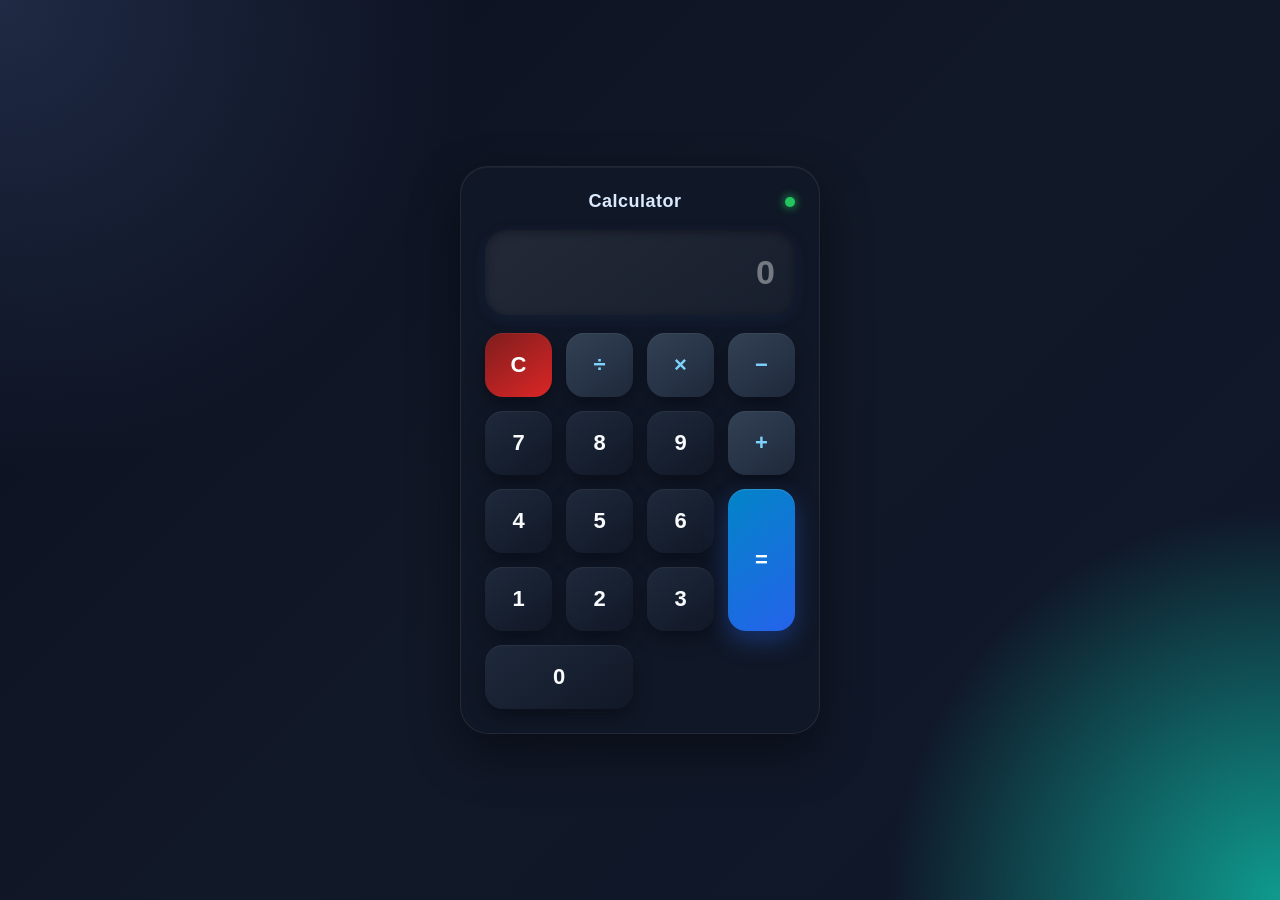
<file: lab task/mid-lab-exam/index.html>
<!DOCTYPE html>
<html lang="en">
<head>
  <meta charset="UTF-8" />
  <meta name="viewport" content="width=device-width, initial-scale=1.0" />
  <title>Modern Calculator</title>
  <link rel="stylesheet" href="style.css" />
</head>
<body>
  <div class="calculator">
    <div class="top-bar">
      <span></span>
      <h2>Calculator</h2>
      <span class="dot"></span>
    </div>

    <input type="text" id="display" readonly placeholder="0" />

    <div class="buttons">
      <button class="btn clear" onclick="clearDisplay()">C</button>
      <button class="btn operator" onclick="appendValue('/')">÷</button>
      <button class="btn operator" onclick="appendValue('*')">×</button>
      <button class="btn operator" onclick="appendValue('-')">−</button>

      <button class="btn" onclick="appendValue('7')">7</button>
      <button class="btn" onclick="appendValue('8')">8</button>
      <button class="btn" onclick="appendValue('9')">9</button>
      <button class="btn operator" onclick="appendValue('+')">+</button>

      <button class="btn" onclick="appendValue('4')">4</button>
      <button class="btn" onclick="appendValue('5')">5</button>
      <button class="btn" onclick="appendValue('6')">6</button>
      <button class="btn equal" onclick="calculateResult()">=</button>

      <button class="btn" onclick="appendValue('1')">1</button>
      <button class="btn" onclick="appendValue('2')">2</button>
      <button class="btn" onclick="appendValue('3')">3</button>
      <button class="btn zero" onclick="appendValue('0')">0</button>
    </div>
  </div>

  <script src="script.js"></script>
</body>
</html>
</file>
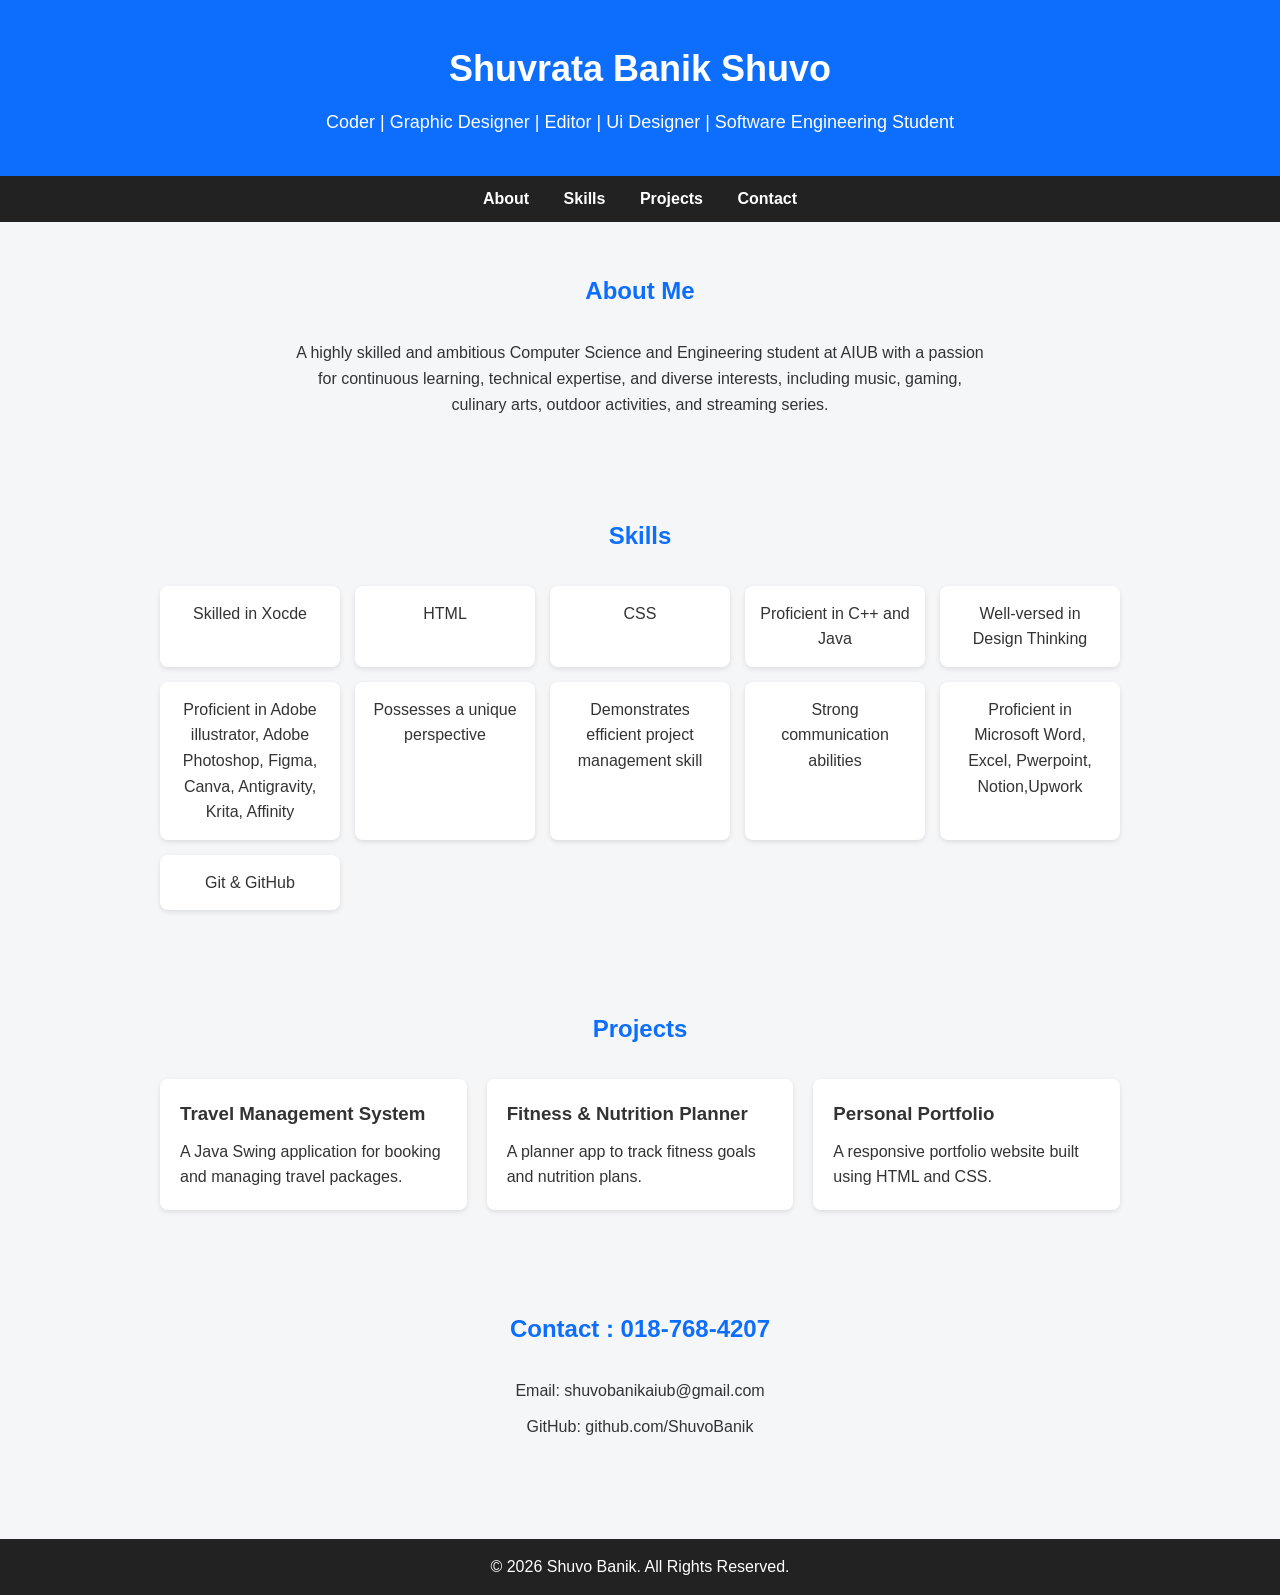
<file: jack.html>
<!DOCTYPE html>
<html lang="en">
<head>
    <meta charset="UTF-8">
    <meta name="viewport" content="width=device-width, initial-scale=1.0">
    <title>My Portfolio</title>
    <style>
        * {
            margin: 0;
            padding: 0;
            box-sizing: border-box;
            font-family: Arial, Helvetica, sans-serif;
        }
        body {
            background-color: #f4f6f8;
            color: #333;
            line-height: 1.6;
        }
        header {
            background: #0d6efd;
            color: #fff;
            padding: 40px 20px;
            text-align: center;
        }
        header h1 {
            font-size: 36px;
        }
        header p {
            font-size: 18px;
            margin-top: 10px;
        }
        nav {
            background: #222;
            padding: 10px 0;
            text-align: center;
        }
        nav a {
            color: #fff;
            text-decoration: none;
            margin: 0 15px;
            font-weight: bold;
        }
        nav a:hover {
            color: #0d6efd;
        }
        section {
            padding: 50px 20px;
            max-width: 1000px;
            margin: auto;
        }
        section h2 {
            text-align: center;
            margin-bottom: 30px;
            color: #0d6efd;
        }
        .about p {
            text-align: center;
            max-width: 700px;
            margin: auto;
        }
        .skills ul {
            display: grid;
            grid-template-columns: repeat(auto-fit, minmax(150px, 1fr));
            gap: 15px;
            list-style: none;
        }
        .skills li {
            background: #fff;
            padding: 15px;
            text-align: center;
            border-radius: 8px;
            box-shadow: 0 2px 5px rgba(0,0,0,0.1);
        }
        .projects {
            display: grid;
            grid-template-columns: repeat(auto-fit, minmax(250px, 1fr));
            gap: 20px;
        }
        .project {
            background: #fff;
            padding: 20px;
            border-radius: 8px;
            box-shadow: 0 2px 5px rgba(0,0,0,0.1);
        }
        .project h3 {
            margin-bottom: 10px;
        }
        .contact p {
            text-align: center;
            margin-bottom: 10px;
        }
        footer {
            background: #222;
            color: #fff;
            text-align: center;
            padding: 15px 0;
            margin-top: 40px;
        }
    </style>
</head>
<body>

    <header>
        <h1>Shuvrata Banik Shuvo</h1>
        <p>Coder | Graphic Designer | Editor | Ui Designer | Software Engineering Student</p>
    </header>

    <nav>
        <a href="#about">About</a>
        <a href="#skills">Skills</a>
        <a href="#projects">Projects</a>
        <a href="#contact">Contact</a>
    </nav>

    <section id="about" class="about">
        <h2>About Me</h2>
        <p>
            A highly skilled and ambitious Computer Science and Engineering student at AIUB 
            with a passion for continuous learning, technical expertise, and diverse interests, 
            including music, gaming, culinary arts, outdoor activities, and streaming series.
        </p>
    </section>

    <section id="skills" class="skills">
        <h2>Skills</h2>
        <ul>
            <li>Skilled in Xocde</li>
            <li>HTML</li>
            <li>CSS</li>
            <li>Proficient in C++ and Java</li>
            <li>Well-versed in Design Thinking </li>
            <li>Proficient in Adobe illustrator, Adobe Photoshop,
             Figma, Canva, Antigravity, Krita, Affinity</li>
            <li>Possesses a unique perspective</li>
            <li>Demonstrates efficient project management skill</li>
            <li>Strong communication abilities</li>
            <li>Proficient in Microsoft Word, Excel, Pwerpoint, Notion,Upwork </li>
            <li>Git & GitHub</li>
        </ul>
    </section>

    <section id="projects">
        <h2>Projects</h2>
        <div class="projects">
            <div class="project">
                <h3>Travel Management System</h3>
                <p>A Java Swing application for booking and managing travel packages.</p>
            </div>
            <div class="project">
                <h3>Fitness & Nutrition Planner</h3>
                <p>A planner app to track fitness goals and nutrition plans.</p>
            </div>
            <div class="project">
                <h3>Personal Portfolio</h3>
                <p>A responsive portfolio website built using HTML and CSS.</p>
            </div>
        </div>
    </section>

    <section id="contact" class="contact">
        <h2>Contact : 018-768-4207</h2>
        <p>Email: shuvobanikaiub@gmail.com</p>
        <p>GitHub: github.com/ShuvoBanik</p>
    </section>

    <footer>
        <p>&copy; 2026 Shuvo Banik. All Rights Reserved.</p>
    </footer>

</body>
</html>
</file>
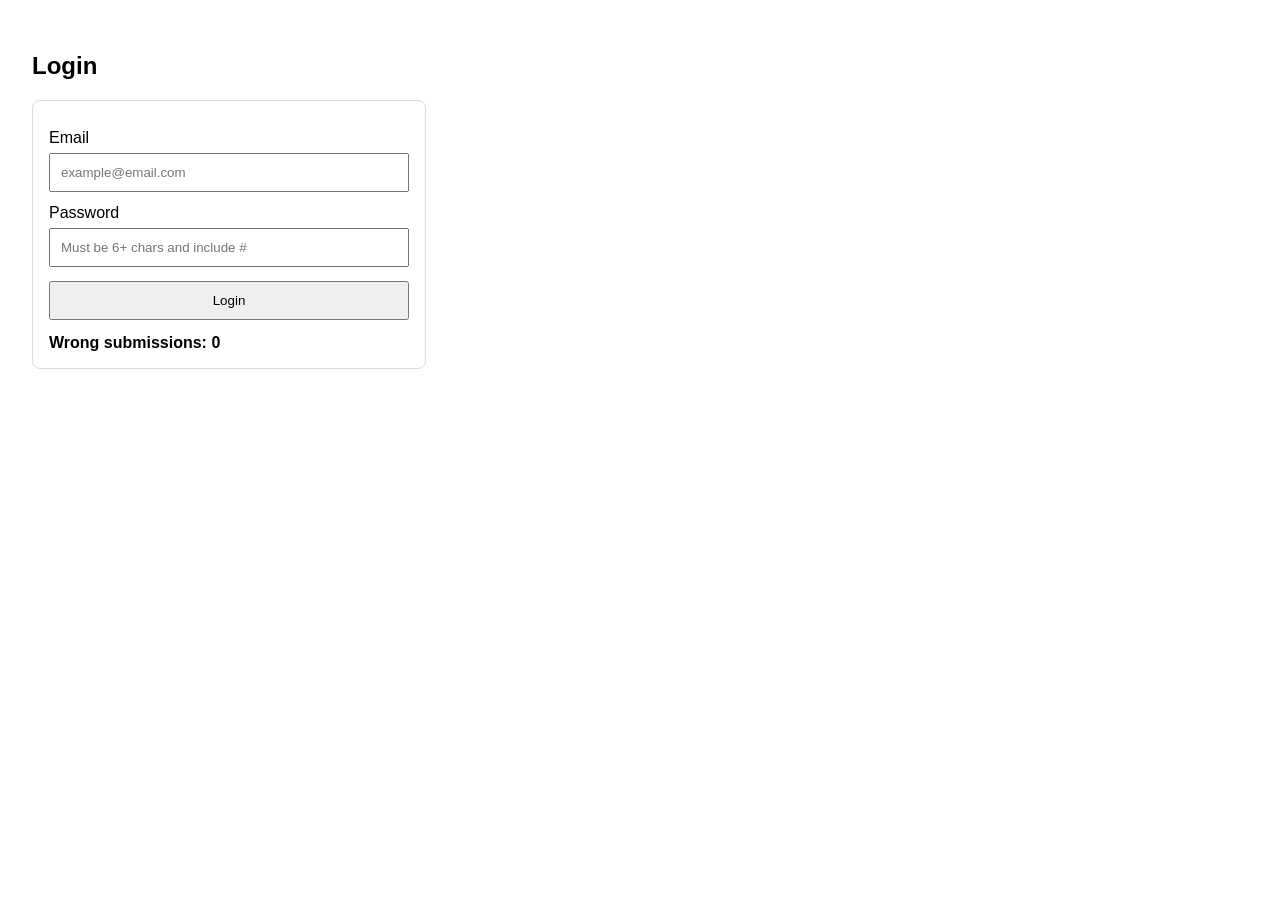
<file: lab task/labtask 2.html>
<!DOCTYPE html>
<html lang="en">
<head>
  <meta charset="UTF-8" />
  <meta name="viewport" content="width=device-width, initial-scale=1.0" />
  <title>Login Form Validation</title>
  <style>
    body { font-family: Arial, sans-serif; padding: 24px; }
    form { max-width: 360px; padding: 16px; border: 1px solid #ddd; border-radius: 8px; }
    label { display: block; margin-top: 12px; }
    input { width: 100%; padding: 10px; margin-top: 6px; box-sizing: border-box; }
    button { margin-top: 14px; padding: 10px 12px; width: 100%; cursor: pointer; }
    .error { margin-top: 12px; color: #b00020; }
    .success { margin-top: 12px; color: #0a7a2f; }
    .counter { margin-top: 14px; font-weight: bold; }
    ul { margin: 8px 0 0; padding-left: 18px; }
  </style>
</head>
<body>

  <h2>Login</h2>

  <form id="loginForm" novalidate>
    <label for="email">Email</label>
    <input id="email" type="text" placeholder="example@email.com" />

    <label for="password">Password</label>
    <input id="password" type="password" placeholder="Must be 6+ chars and include #" />

    <button type="submit">Login</button>

    <div id="message" class="error"></div>

    <div class="counter">
      Wrong submissions: <span id="wrongCount">0</span>
    </div>
  </form>

  <script>
    const form = document.getElementById("loginForm");
    const emailEl = document.getElementById("email");
    const passEl = document.getElementById("password");
    const messageEl = document.getElementById("message");
    const wrongCountEl = document.getElementById("wrongCount");

    let wrongSubmissions = 0;

    function validateEmail(email) {
      
      return email.includes("@");
    }

    function validatePassword(password) {
    
      return password.length >= 6 && password.includes("#");
    }

    form.addEventListener("submit", function (e) {
      e.preventDefault(); 

      const email = emailEl.value.trim();
      const password = passEl.value; 

      const errors = [];

      if (!validateEmail(email)) {
        errors.push('Email must contain "@".');
      }

      if (password.length < 6) {
        errors.push("Password must be at least 6 characters long.");
      }

      if (!password.includes("#")) {
        errors.push('Password must contain "#".');
      }

      if (errors.length > 0) {
        wrongSubmissions += 1;
        wrongCountEl.textContent = wrongSubmissions;

        messageEl.className = "error";
        messageEl.innerHTML = `
          <strong>Form Error:</strong>
          <ul>
            ${errors.map(err => `<li>${err}</li>`).join("")}
          </ul>
        `;
        return;
      }

   
      messageEl.className = "success";
      messageEl.innerHTML = "<strong>Success!</strong> Login data is valid.";

    });
  </script>

</body>
</html>
</file>
<file: lab task/mid-lab-exam/style.css>
* {
  margin: 0;
  padding: 0;
  box-sizing: border-box;
  font-family: "Inter", "Segoe UI", sans-serif;
}

body {
  min-height: 100vh;
  display: flex;
  justify-content: center;
  align-items: center;
  background:
    radial-gradient(circle at top left, #1f2a44, transparent 30%),
    radial-gradient(circle at bottom right, #0f9b8e, transparent 25%),
    linear-gradient(135deg, #0b1020, #111827, #0f172a);
}

.calculator {
  width: 360px;
  padding: 24px;
  border-radius: 28px;
  background: rgba(17, 24, 39, 0.85);
  border: 1px solid rgba(255, 255, 255, 0.08);
  box-shadow:
    0 20px 50px rgba(0, 0, 0, 0.45),
    inset 0 1px 0 rgba(255, 255, 255, 0.05);
  backdrop-filter: blur(14px);
}

.top-bar {
  display: flex;
  justify-content: space-between;
  align-items: center;
  margin-bottom: 18px;
  color: #dbeafe;
}

.top-bar h2 {
  font-size: 18px;
  font-weight: 600;
  letter-spacing: 0.5px;
}

.dot {
  width: 10px;
  height: 10px;
  border-radius: 50%;
  background: #22c55e;
  box-shadow: 0 0 10px #22c55e;
}

#display {
  width: 100%;
  height: 85px;
  border: none;
  outline: none;
  border-radius: 22px;
  margin-bottom: 18px;
  padding: 20px;
  text-align: right;
  font-size: 34px;
  font-weight: 600;
  color: #ffffff;
  background: linear-gradient(145deg, rgba(255,255,255,0.08), rgba(255,255,255,0.03));
  box-shadow:
    inset 0 2px 8px rgba(0, 0, 0, 0.35),
    0 4px 18px rgba(59, 130, 246, 0.08);
}

#display::placeholder {
  color: rgba(255, 255, 255, 0.4);
}

.buttons {
  display: grid;
  grid-template-columns: repeat(4, 1fr);
  gap: 14px;
}

.btn {
  height: 64px;
  border: none;
  border-radius: 18px;
  font-size: 22px;
  font-weight: 600;
  cursor: pointer;
  color: #f8fafc;
  background: linear-gradient(145deg, #1e293b, #111827);
  box-shadow:
    0 8px 18px rgba(0, 0, 0, 0.35),
    inset 0 1px 1px rgba(255, 255, 255, 0.06);
  transition: all 0.2s ease;
}

.btn:hover {
  transform: translateY(-2px);
  filter: brightness(1.08);
}

.btn:active {
  transform: scale(0.96);
}

.operator {
  background: linear-gradient(145deg, #334155, #1e293b);
  color: #7dd3fc;
}

.clear {
  background: linear-gradient(145deg, #7f1d1d, #dc2626);
  color: white;
}

.equal {
  background: linear-gradient(145deg, #0284c7, #2563eb);
  color: white;
  grid-row: span 2;
  height: 142px;
  box-shadow:
    0 10px 24px rgba(37, 99, 235, 0.35),
    inset 0 1px 1px rgba(255, 255, 255, 0.15);
}

.zero {
  grid-column: span 2;
}
</file>
